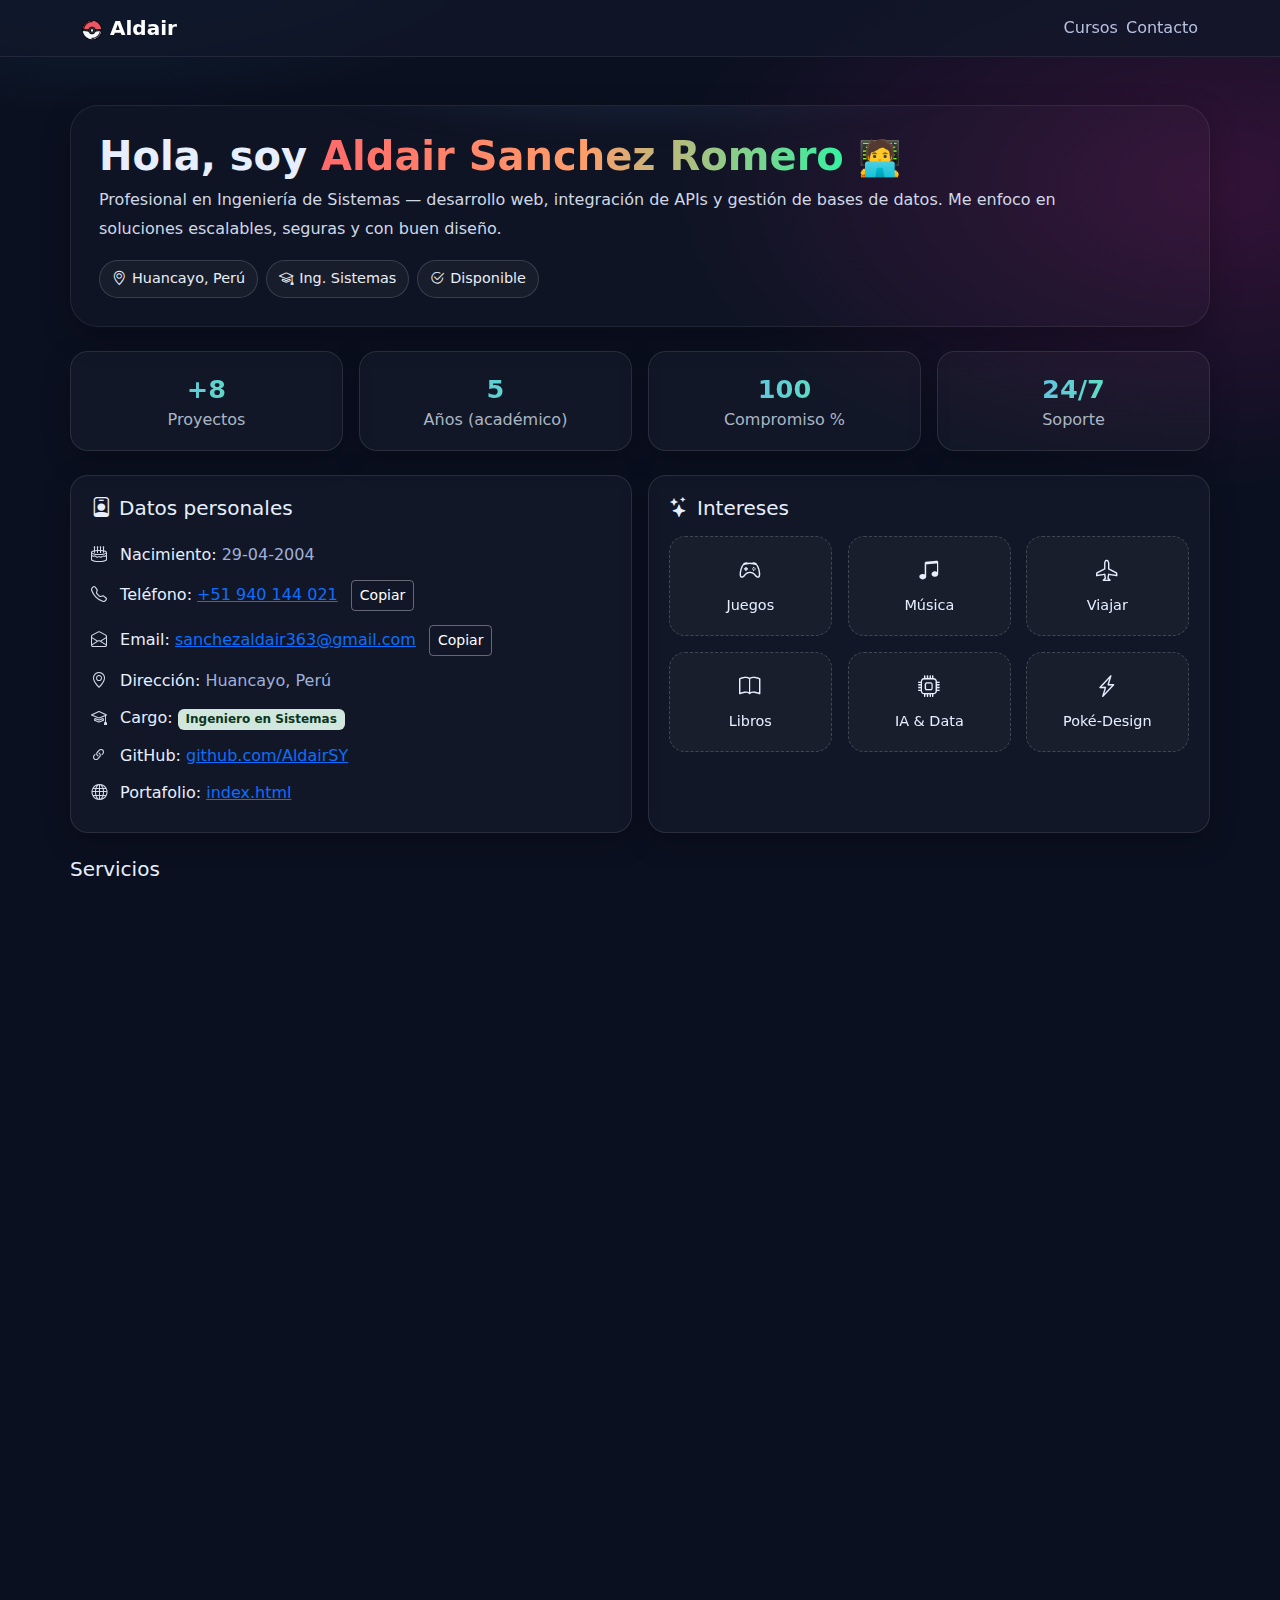
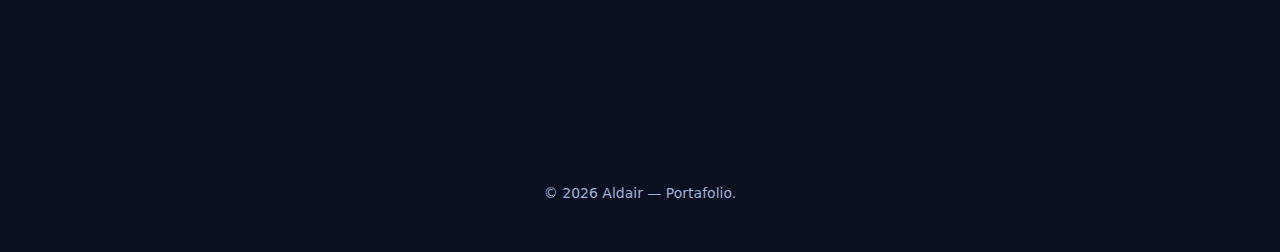
<file: info.html>
<!doctype html>
<html lang="es">
<head>
  <meta charset="utf-8" />
  <meta name="viewport" content="width=device-width, initial-scale=1" />
  <title>Información Personal | Aldair</title>

  <!-- Bootstrap + Icons + tu tema -->
  <link href="https://cdn.jsdelivr.net/npm/bootstrap@5.3.3/dist/css/bootstrap.min.css" rel="stylesheet">
  <link href="https://cdn.jsdelivr.net/npm/bootstrap-icons@1.11.3/font/bootstrap-icons.css" rel="stylesheet">
  <link rel="stylesheet" href="styles.css">

  <style>
    /* ====== SCOPE: INFO PAGE ====== */
    #info-page { padding: clamp(28px,4vw,48px) 0; }

    /* Hero */
    #info-page .hero-card{
      background: rgba(255,255,255,.02);
      border: 1px solid rgba(255,255,255,.08);
      border-radius: 28px; padding: clamp(18px,3vw,28px);
      box-shadow: 0 10px 30px rgba(0,0,0,.25); position:relative; overflow:hidden;
    }
    #info-page .hero-card::after{
      content:""; position:absolute; inset:-40% -10% auto -10%; height:120px;
      background: radial-gradient(500px 80px at 50% 50%, rgba(99,164,255,.12), transparent 70%);
      filter: blur(12px); pointer-events:none;
    }
    #info-page .title{
      font-weight:800; line-height:1.1; margin:0 0 10px;
      font-size: clamp(1.9rem, 4.6vw, 2.5rem);
    }
    #info-page .subtitle{
      color:#cfd8e6; line-height:1.8; margin:0; max-width:1000px;
    }
    #info-page .chips{ gap:8px; }
    #info-page .chip{
      padding:.45rem .75rem; border-radius:999px; font-size:.9rem;
      border:1px solid rgba(255,255,255,.15); background:rgba(255,255,255,.04);
      color:#e9eef6; display:inline-flex; align-items:center; gap:6px;
    }

    /* Stats */
    #info-page .stat{
      border:1px solid rgba(255,255,255,.10);
      background: rgba(255,255,255,.03);
      border-radius:18px; padding:18px; height:100%;
      transition:.18s ease; box-shadow:0 8px 28px rgba(0,0,0,.25);
    }
    #info-page .stat:hover{ transform: translateY(-3px); box-shadow:0 18px 48px rgba(0,0,0,.35); }
    #info-page .stat .num{
      font-size:1.6rem; font-weight:800;
      background: linear-gradient(90deg,#63a4ff,#5dfda3);
      -webkit-background-clip:text; background-clip:text; color:transparent;
    }
    #info-page .stat .lbl{ color:#aab6c5; }

    /* Soft cards */
    #info-page .card-soft{
      border:1px solid rgba(255,255,255,.10);
      background: rgba(255,255,255,.03);
      border-radius:18px; padding:20px; height:100%;
      transition:.18s ease; box-shadow:0 8px 28px rgba(0,0,0,.25);
    }
    #info-page .card-soft:hover{ transform: translateY(-2px); box-shadow:0 18px 48px rgba(0,0,0,.35); }

    #info-page .list-plain{ list-style:none; padding:0; margin:0; }
    #info-page .list-plain li{ padding:.42rem 0; }
    #info-page .list-plain i{ width:22px; opacity:.9; }

    /* Intereses */
    #info-page .interest{
      display:flex; flex-direction:column; gap:8px; align-items:center; justify-content:center;
      border:1px dashed rgba(255,255,255,.18); border-radius:16px; padding:18px; height:100%;
      transition:.15s ease; will-change: transform;
    }
    #info-page .interest i{ font-size:1.35rem; }
    #info-page .interest:hover{ transform: translateY(-2px); background: rgba(255,255,255,.05); border-color: rgba(255,255,255,.28); }

    /* Idiomas */
    #info-page .bar{ height:10px; background:rgba(255,255,255,.1); border-radius:999px; overflow:hidden; }
    #info-page .bar > span{
      display:block; height:100%; width:0;
      background: linear-gradient(90deg,#63a4ff,#5dfda3);
      transition: width 1.2s cubic-bezier(.2,.7,.2,1);
    }

    /* Timeline */
    #info-page .timeline{ position:relative; padding-left:22px; }
    #info-page .timeline::before{ content:""; position:absolute; left:8px; top:0; bottom:0; width:2px; background:rgba(255,255,255,.18); }
    #info-page .t-item{ position:relative; margin-bottom:18px; opacity:0; transform: translateX(-10px); transition:.5s ease; }
    #info-page .t-item.in{ opacity:1; transform:none; }
    #info-page .t-item::before{
      content:""; position:absolute; left:-2px; top:.4rem; width:10px; height:10px; border-radius:50%;
      background:#63a4ff; box-shadow:0 0 0 4px rgba(99,164,255,.18);
    }
    #info-page .t-role{ font-weight:700; }
    #info-page .t-meta{ color:#9fb0c8; font-size:.95rem; }

    /* Servicios */
    #info-page .svc{
      border:1px solid rgba(255,255,255,.10);
      background: linear-gradient(180deg, rgba(255,255,255,.04), rgba(255,255,255,.02));
      border-radius:18px; padding:18px; height:100%;
      transition:.18s ease;
    }
    #info-page .svc i{ font-size:1.4rem; }
    #info-page .svc:hover{ transform: translateY(-3px); }

    /* CTA */
    #info-page .cta{
      border:1px solid rgba(255,255,255,.10); background: rgba(255,255,255,.03);
      border-radius:18px; padding:20px; display:flex; align-items:center; justify-content:space-between; gap:16px; flex-wrap:wrap;
    }
    #info-page .btn-ghost{
      border:1px solid rgba(255,255,255,.25); color:#fff; border-radius:999px; padding:.9rem 1.2rem; background:transparent;
      transition:.15s ease;
    }
    #info-page .btn-ghost:hover{ background: rgba(255,255,255,.05); transform: translateY(-1px); }

    /* Reveal */
    #info-page .reveal{ opacity:0; transform:translateY(12px); }
    #info-page .reveal.in{ opacity:1; transform:none; transition:.6s ease; }

    @media (prefers-reduced-motion: reduce){
      #info-page *{ transition:none !important; animation:none !important; }
    }
  </style>
</head>
<body>

  <!-- Mini-navbar -->
  <nav class="navbar navbar-dark glass-nav sticky-top">
    <div class="container">
      <a class="navbar-brand fw-bold" href="index.html">
        <img src="pokebola.png" width="20" class="me-2" alt="">Aldair
      </a>
      <div class="d-flex gap-2">
        <a class="nav-link" href="index.html#cursos">Cursos</a>
        <a class="nav-link" href="index.html#contacto">Contacto</a>
      </div>
    </div>
  </nav>

  <main id="info-page" class="container">

    <!-- Hero (sin CV) -->
    <section class="hero-card reveal mb-4">
      <h1 class="title mb-2">Hola, soy <span class="text-gradient">Aldair Sanchez Romero</span> <span class="small">🧑‍💻</span></h1>
      <p class="subtitle">
        Profesional en Ingeniería de Sistemas — desarrollo web, integración de APIs y gestión de bases de datos.
        Me enfoco en soluciones escalables, seguras y con buen diseño.
      </p>
      <div class="d-flex flex-wrap chips mt-3">
        <span class="chip"><i class="bi bi-geo-alt"></i> Huancayo, Perú</span>
        <span class="chip"><i class="bi bi-mortarboard"></i> Ing. Sistemas</span>
        <span class="chip"><i class="bi bi-check2-circle"></i> Disponible</span>
      </div>
    </section>

    <!-- Métricas -->
    <section class="mb-4">
      <div class="row g-3">
        <div class="col-6 col-md-3"><div class="stat text-center reveal"><div class="num">+8</div><div class="lbl">Proyectos</div></div></div>
        <div class="col-6 col-md-3"><div class="stat text-center reveal"><div class="num">5</div><div class="lbl">Años (académico)</div></div></div>
        <div class="col-6 col-md-3"><div class="stat text-center reveal"><div class="num">100</div><div class="lbl">Compromiso %</div></div></div>
        <div class="col-6 col-md-3"><div class="stat text-center reveal"><div class="num">24/7</div><div class="lbl">Soporte</div></div></div>
      </div>
    </section>

    <!-- Datos + Intereses -->
    <section class="mb-4">
      <div class="row g-3">
        <div class="col-lg-6">
          <div class="card-soft h-100 reveal">
            <h5 class="mb-3"><i class="bi bi-person-badge me-2"></i>Datos personales</h5>
            <ul class="list-plain">
              <li><i class="bi bi-cake2 me-2"></i> Nacimiento: <span class="text-muted-2">29-04-2004</span></li>
              <li><i class="bi bi-telephone me-2"></i> Teléfono:
                <a href="https://wa.me/51940144021" target="_blank">+51 940 144 021</a>
                <button class="btn btn-sm btn-outline-light ms-2" data-copy="+51940144021">Copiar</button>
              </li>
              <li><i class="bi bi-envelope-open me-2"></i> Email:
                <a href="mailto:sanchezaldair363@gmail.com">sanchezaldair363@gmail.com</a>
                <button class="btn btn-sm btn-outline-light ms-2" data-copy="sanchezaldair363@gmail.com">Copiar</button>
              </li>
              <li><i class="bi bi-geo-alt me-2"></i> Dirección: <span class="text-muted-2">Huancayo, Perú</span></li>
              <li><i class="bi bi-mortarboard me-2"></i> Cargo: <span class="badge bg-success-subtle text-success-emphasis">Ingeniero en Sistemas</span></li>
              <li><i class="bi bi-link-45deg me-2"></i> GitHub: <a href="https://github.com/AldairSY" target="_blank">github.com/AldairSY</a></li>
              <li><i class="bi bi-globe me-2"></i> Portafolio: <a href="index.html">index.html</a></li>
            </ul>
          </div>
        </div>

        <div class="col-lg-6">
          <div class="card-soft h-100 reveal">
            <h5 class="mb-3"><i class="bi bi-stars me-2"></i>Intereses</h5>
            <div class="row g-3">
              <div class="col-6 col-md-4"><div class="interest"><i class="bi bi-controller"></i><span>Juegos</span></div></div>
              <div class="col-6 col-md-4"><div class="interest"><i class="bi bi-music-note-beamed"></i><span>Música</span></div></div>
              <div class="col-6 col-md-4"><div class="interest"><i class="bi bi-airplane"></i><span>Viajar</span></div></div>
              <div class="col-6 col-md-4"><div class="interest"><i class="bi bi-book"></i><span>Libros</span></div></div>
              <div class="col-6 col-md-4"><div class="interest"><i class="bi bi-cpu"></i><span>IA & Data</span></div></div>
              <div class="col-6 col-md-4"><div class="interest"><i class="bi bi-lightning-charge"></i><span>Poké-Design</span></div></div>
            </div>
          </div>
        </div>
      </div>
    </section>

    <!-- Servicios -->
    <section class="mb-4">
      <h5 class="mb-3">Servicios</h5>
      <div class="row g-3">
        <div class="col-md-4"><div class="svc reveal"><i class="bi bi-window-sidebar me-2"></i><strong>Webs & Portafolios</strong><p class="mb-0 text-muted-2 mt-1">Sitios rápidos, SEO base y accesibilidad AA.</p></div></div>
        <div class="col-md-4"><div class="svc reveal"><i class="bi bi-plug me-2"></i><strong>APIs & Supabase</strong><p class="mb-0 text-muted-2 mt-1">Auth, Storage y dashboards con métricas.</p></div></div>
        <div class="col-md-4"><div class="svc reveal"><i class="bi bi-shield-check me-2"></i><strong>DevOps & Seguridad</strong><p class="mb-0 text-muted-2 mt-1">OWASP, CI/CD y despliegues contenedorizados.</p></div></div>
      </div>
    </section>

    <!-- Stack + Idiomas -->
    <section class="mb-4">
      <div class="row g-3">
        <div class="col-lg-6">
          <div class="card-soft h-100 reveal">
            <h5 class="mb-3"><i class="bi bi-hammer me-2"></i>Stack favorito</h5>
            <div class="d-flex flex-wrap gap-2">
              <span class="chip">Python</span><span class="chip">Django</span><span class="chip">PostgreSQL</span>
              <span class="chip">HTML</span><span class="chip">CSS</span><span class="chip">Bootstrap</span>
              <span class="chip">JavaScript</span><span class="chip">Supabase</span><span class="chip">Git/GitHub</span>
            </div>
            <hr class="my-3">
            <p class="mb-2 text-muted-2">Herramientas</p>
            <div class="d-flex flex-wrap gap-2">
              <span class="chip"><i class="bi bi-box"></i> Docker</span>
              <span class="chip"><i class="bi bi-kanban"></i> Trello</span>
              <span class="chip"><i class="bi bi-cpu"></i> VS Code</span>
            </div>
          </div>
        </div>

        <div class="col-lg-6">
          <div class="card-soft h-100 reveal">
            <h5 class="mb-3"><i class="bi bi-translate me-2"></i>Idiomas</h5>
            <div class="mb-2">Español (Nativo) <div class="bar"><span style="width:100%"></span></div></div>
            <div class="mb-2">Inglés (Intermedio) <div class="bar"><span style="width:65%"></span></div></div>
            <div>Portugués (Básico) <div class="bar"><span style="width:30%"></span></div></div>
          </div>
        </div>
      </div>
    </section>

    <!-- Experiencia / Educación -->
    <section class="mb-4">
      <div class="row g-3">
        <div class="col-lg-6">
          <div class="card-soft h-100 reveal">
            <h5 class="mb-3"><i class="bi bi-briefcase me-2"></i>Experiencia</h5>
            <div class="timeline">
              <div class="t-item"><div class="t-role">Desarrollador Web (Freelance)</div><div class="t-meta">2024 — Actual · Python, Django, Bootstrap, Supabase</div><p class="mb-2">Landing pages, paneles de control y APIs REST.</p></div>
              <div class="t-item"><div class="t-role">Proyectos Académicos</div><div class="t-meta">2022 — 2024</div><p class="mb-2">CRUDs, BI dashboards, auth y Docker básico.</p></div>
            </div>
          </div>
        </div>

        <div class="col-lg-6">
          <div class="card-soft h-100 reveal">
            <h5 class="mb-3"><i class="bi bi-mortarboard me-2"></i>Educación & Certificaciones</h5>
            <div class="timeline">
              <div class="t-item"><div class="t-role">Ingeniería de Sistemas</div><div class="t-meta">Universidad — 2021 — Actual</div></div>
              <div class="t-item"><div class="t-role">Arquitectura de Software</div><div class="t-meta">2025 · 16 semanas</div><p class="mb-2">Patrones, microservicios, testing.</p></div>
              <div class="t-item"><div class="t-role">Cert: Git & GitHub, Python Básico</div><div class="t-meta">2023 — 2024</div></div>
            </div>
          </div>
        </div>
      </div>
    </section>

    <!-- CTA final -->
    <section class="mb-4">
      <div class="cta reveal">
        <div>
          <h5 class="mb-1">¿Construimos algo juntos?</h5>
          <div class="text-muted-2">Respondo rápido por WhatsApp o correo.</div>
        </div>
        <div class="d-flex gap-2">
          <a class="btn btn-ghost" href="https://wa.me/51940144021" target="_blank"><i class="bi bi-whatsapp me-1"></i>WhatsApp</a>
          <a class="btn btn-ghost" href="mailto:sanchezaldair363@gmail.com"><i class="bi bi-envelope me-1"></i>Email</a>
        </div>
      </div>
    </section>

    <div class="text-center small text-muted-2 mt-4">© <span id="year"></span> Aldair — Portafolio.</div>
  </main>

  <script>
    // año
    document.getElementById('year').textContent = new Date().getFullYear();

    // helper: observar cuando un elemento aparece
    function onVisible(sel, opts, cb){
      const els = document.querySelectorAll(sel);
      if(!els.length) return;
      const io = new IntersectionObserver((entries, obs)=>{
        entries.forEach(en=>{
          if(en.isIntersecting){ cb(en.target); obs.unobserve(en.target); }
        });
      }, opts || { threshold:.2 });
      els.forEach(el=> io.observe(el));
    }

    // marcar para reveal
    document.querySelectorAll('#info-page .hero-card, #info-page .stat, #info-page .card-soft, #info-page .svc, #info-page .cta')
      .forEach(el => el.classList.add('reveal'));

    // reveal
    onVisible('#info-page .reveal', {threshold:.18}, el => el.classList.add('in'));

    // barras idiomas (animan al entrar)
    document.querySelectorAll('#info-page .bar > span').forEach(span=>{
      const m = (span.getAttribute('style')||'').match(/width:\s*(\d+)%/);
      span.dataset.w = m ? m[1] : '0';
      span.style.width = '0%';
    });
    onVisible('#info-page .bar > span', {threshold:.4}, span=>{
      span.style.width = (span.dataset.w||'0') + '%';
    });

    // timeline stagger
    onVisible('#info-page .timeline', {threshold:.2}, tl=>{
      tl.querySelectorAll('.t-item').forEach((it,i)=> setTimeout(()=> it.classList.add('in'), i*120));
    });

    // copiar al portapapeles (tel/email)
    document.querySelectorAll('#info-page [data-copy]').forEach(btn=>{
      btn.addEventListener('click',()=>{
        const txt = btn.getAttribute('data-copy');
        navigator.clipboard.writeText(txt);
        const old = btn.textContent; btn.textContent = 'Copiado';
        setTimeout(()=> btn.textContent = old, 1200);
      });
    });
  </script>
</body>
</html>
</file>
<file: styles.css>
/* ====== Variables tema oscuro ====== */
:root{
  --bg:#0b1020;
  --panel:#11172a;
  --panel-2:#0f1526;
  --text:#e7efff;
  --muted:#b6c2e2;
  --muted-2:#9fb0d9;
  --accent:#ff4d5a;     /* rojo coral */
  --accent-2:#22e0b3;   /* teal */
  --border:rgba(255,255,255,.08);
  --shadow: 0 10px 30px rgba(0,0,0,.4);
  --btn: linear-gradient(135deg, #ff4d5a, #ff7a6e);
  --btnText:#0b1020;
}

html,body{
  background: radial-gradient(900px 500px at 8% -10%, #103449 0%, transparent 60%),
              radial-gradient(900px 500px at 95% 10%, #331238 0%, transparent 60%),
              var(--bg);
  color: var(--text);
  font-family: "Poppins", system-ui, -apple-system, Segoe UI, Roboto, "Helvetica Neue", Arial, "Noto Sans", "Apple Color Emoji","Segoe UI Emoji", "Segoe UI Symbol";
}

/* ====== Navbar de vidrio ====== */
.glass-nav{
  background: rgba(17, 23, 42, .7);
  backdrop-filter: blur(8px);
  border-bottom: 1px solid var(--border);
}
.navbar .nav-link{ color: var(--muted); }
.navbar .nav-link.active, .navbar .nav-link:hover{ color: var(--text); }
.brand-dot{
  display:inline-block; width:12px; height:12px; border-radius:50%;
  background: var(--accent);
}

/* ====== Hero / Perfil ====== */
.hero-section{
  border-bottom: 1px solid var(--border);
}
.text-accent{ color: var(--accent-2); }
.text-muted-2{ color: var(--muted-2); }
.text-gradient{
  background: linear-gradient(90deg, var(--accent) 0%, #ffb199 45%, var(--accent-2) 100%);
  -webkit-background-clip: text; background-clip:text; color: transparent;
}
.tracking{ letter-spacing: .12em; text-transform: uppercase; font-size:.85rem; }

/* Marco ovalado para la foto */
.oval-frame{
  width: 270px; height: 360px; margin:0;
  border-radius: 50% / 60%;
  padding: 10px;
  background: radial-gradient(120% 140% at 50% 40%, rgba(255,255,255,.08), transparent 60%);
  border: 3px solid var(--accent);
}
.oval-frame img{
  width: 100%; height: 100%; object-fit: cover;
  border-radius: 50% / 60%;
  display:block;
}

/* Botones */
.btn-primary{
  background: var(--btn); border: none; color: var(--btnText);
  box-shadow: var(--shadow);
}
.btn-primary:hover{ filter: brightness(.93); }
.btn-outline-light{
  border-color: rgba(255,255,255,.25);
  color: var(--text);
}
.btn-outline-light:hover{
  background: rgba(255,255,255,.08);
  border-color: rgba(255,255,255,.35);
}

/* Secciones */
.section-alt{
  background: linear-gradient(180deg, rgba(255,255,255,.02), rgba(255,255,255,0));
  border-top: 1px solid var(--border);
  border-bottom: 1px solid var(--border);
}
.section-tag{
  color: var(--accent);
  padding: .25rem .6rem;
  border: 1px solid var(--border);
  border-radius: 999px;
  background: rgba(255,255,255,.03);
  font-size: .9rem;
}

/* Cards proyectos */
.project-card{
  background: var(--panel);
  border: 1px solid var(--border);
  color: var(--text);
  transition: transform .18s ease, box-shadow .18s ease;
}
.project-card:hover{
  transform: translateY(-4px);
  box-shadow: 0 18px 40px rgba(0,0,0,.35);
}
.project-card .card-title{ color: #fff; }

/* Habilidades */
.skill{
  background: var(--panel-2);
  color: var(--text);
  border: 1px solid var(--border);
  border-radius: 14px;
  padding: .8rem 1rem;
  text-align: center;
  font-weight: 600;
}

/* Contacto */
.contact-card{
  background: var(--panel);
  border: 1px solid var(--border);
  border-radius: 16px;
}
.contact-card .form-control{
  background: #0d1426;
  border: 1px solid var(--border);
  color: var(--text);
}
.contact-card .form-control:focus{
  border-color: #3657ff;
  box-shadow: 0 0 0 .25rem rgba(54, 87, 255, .15);
}

/* Social icons */
.social a{
  font-size: 1.4rem;
  opacity: .9;
}
.social a:hover{ opacity: 1; color: var(--accent-2); }

/* ====== Semanas ====== */
.week-card{
  background: var(--panel);
  border: 1px solid var(--border);
  color: var(--text);
  border-radius: 16px;
  transition: transform .18s ease, box-shadow .18s ease;
}
.week-card:hover{
  transform: translateY(-3px);
  box-shadow: 0 16px 36px rgba(0,0,0,.35);
}
.week-badge{
  font-weight: 700;
  color: #fff;
  background: linear-gradient(135deg, #ff4d5a, #ff7a6e);
  padding: .25rem .6rem;
  border-radius: 999px;
  border: 1px solid rgba(255,255,255,.15);
}
/* Oculta acciones de admin por defecto (hasta que haya sesión) */
body:not(.admin-on) [data-admin-only] { display: none !important; }

/* ====== Admin visibility ====== */
[data-admin-only]{ display: none !important; }
.admin-on [data-admin-only]{ display: revert !important; }

/* Footer */
footer{ color: var(--muted-2); }

/* Responsive pequeños ajustes */
@media (max-width: 576px){
  .oval-frame{ width: 220px; height: 300px; }
}
/* --- Botón accent para "Ver detalle" --- */
.btn-accent{
  background: var(--btn); /* usa tu gradiente coral del tema */
  border: none;
  color: var(--btnText);
  box-shadow: var(--shadow);
}
.btn-accent:hover{ filter: brightness(.93); }

/* --- Miniaturas y panel de previsualización en week.html --- */
.file-thumb {
  width: 44px; height: 44px; object-fit: cover; border-radius: 8px;
  border: 1px solid var(--border); margin-right: .6rem;
}
.preview-pane{
  background: var(--panel);
  border: 1px solid var(--border);
  border-radius: 16px;
  padding: 1rem;
}
.preview-title{ color: #fff; font-weight: 600; margin-bottom: .6rem; }
.preview-empty{
  color: var(--muted-2);
  font-style: italic;
}
.preview-embed{
  width: 100%;
  min-height: 420px;
  border: 0;
  border-radius: 12px;
  background: #0d1426;
}
.preview-media{
  width: 100%;
  border-radius: 12px;
  outline: none;
  background: #0d1426;
}
.list-group-item .file-meta{
  color: var(--muted-2);
  font-size: .85rem;
}
/* =========================
   FIX DE CONTRASTE (tema oscuro)
   Pegar al final de styles.css
   ========================= */

/* Listas de archivos (week.html) */
.list-group-item{
  background: var(--panel, #0f172a) !important;
  border-color: var(--border, #253046) !important;
  color: #fff !important;
  opacity: 1 !important;
}
.list-group-item a,
.list-group-item .link-light{
  color: #fff !important;
  text-decoration: none;
}
.list-group-item a:hover{ text-decoration: underline; }
.list-group-item .file-meta{
  color: var(--muted-2, #9aa4bf) !important;
}
.file-thumb{
  width: 44px; height: 44px; object-fit: cover; border-radius: 8px;
  border: 1px solid var(--border, #253046);
}

/* Botones en items (abrir / borrar) */
.btn-outline-light{
  color:#fff !important;
  border-color: rgba(255,255,255,.35) !important;
}
.btn-outline-light:hover{
  background: rgba(255,255,255,.1) !important;
}
.btn-danger{ color:#fff !important; }

/* Modal (login admin) – fondo y textos visibles */
.modal-content{
  background: var(--panel, #0f172a) !important;
  color: #fff !important;
  border: 1px solid var(--border, #253046) !important;
  opacity: 1 !important;
}
.modal-header .modal-title,
.modal-body,
.modal-footer{ color:#fff !important; }

/* Inputs dentro de modales / formularios */
.form-control{
  background: #0b1222 !important;
  color:#fff !important;
  border-color:#2b3551 !important;
}
.form-control::placeholder{ color:#9aa4bf !important; opacity: .9 !important; }

/* Botón de cerrar (X) visible en oscuro */
.btn-close{
  filter: invert(1) grayscale(100%);
  opacity: .9;
}

/* Panel de previsualización */
.preview-pane{
  background: var(--panel, #0f172a) !important;
  border: 1px solid var(--border, #253046) !important;
}
.preview-title{ color:#fff !important; }
.preview-empty{ color: var(--muted-2, #9aa4bf) !important; }

/* Botón "Ver detalle" con tu color accent */
.btn-accent{
  background: var(--btn, linear-gradient(135deg,#ff6a6a,#ff8c6a)) !important;
  color: var(--btnText, #101828) !important;
  border: none !important;
  box-shadow: var(--shadow, 0 6px 24px rgba(255,106,106,.25));
}
.btn-accent:hover{ filter: brightness(.93); }

/* Asegurar que la foto NUNCA esté translúcida ni oculta */
.oval-frame img,
.perfil-img {
  display: block;
  opacity: 1 !important;
}
/* Texto de introducción */
.intro-text {
  font-size: 1.3rem;   /* más grande */
  line-height: 1.8;    /* más aire */
  color: #e4e7ec;      /* más contraste */
  font-weight: 400;    /* más elegante */
  max-width: 700px;    /* no tan ancho */
}
/* ===== Hero asimétrico único ===== */
.hero-uniq{
  position: relative;
  padding: clamp(48px, 6vw, 96px) 0 40px;
  overflow: hidden;
}
.hero-grid{
  display: grid;
  grid-template-columns: 1.1fr 1.6fr;
  gap: clamp(28px, 4vw, 56px);
  align-items: center;
}
@media (max-width: 992px){
  .hero-grid{ grid-template-columns: 1fr; }
}

/* --- Lado foto (esquina) --- */
.avatar-side{
  position: relative;
  align-self: start;
}
.avatar-wrap{
  position: sticky; /* queda visible al hacer scroll en pantallas altas */
  top: 90px;
  width: min(360px, 46vw);
  aspect-ratio: 1 / 1;
  margin-inline: auto;
  border-radius: 28px;
  padding: 14px;
  background: linear-gradient(180deg, rgba(255,255,255,.06), rgba(255,255,255,.02));
  border: 1px solid rgba(255,255,255,.12);
  box-shadow: 0 18px 60px rgba(0,0,0,.35);
}
.avatar-wrap img{
  width: 100%; height: 100%; object-fit: cover;
  border-radius: 22px;
  display: block;
  border: 5px solid rgba(255,255,255,.06);
  outline: 3px solid #19d3b3;           /* aro de color (único) */
  outline-offset: -4px;
  filter: saturate(1.05) contrast(1.02);
}
.chip-name{
  position: absolute;
  top: 10px; left: 18px;
  background: #19d3b3;
  color: #0b132b;
  font-weight: 700;
  padding: 6px 12px;
  border-radius: 999px;
  font-size: .9rem;
  letter-spacing: .3px;
  box-shadow: 0 8px 24px rgba(25, 211, 179, .35);
}

/* socials compactas bajo la foto */
.socials{
  display: flex; gap: 12px; margin: 14px auto 0; width: fit-content; list-style: none; padding: 0;
}
.socials a{
  width: 42px; height: 42px; display: grid; place-items: center;
  border-radius: 12px; color: #e8efff; text-decoration: none;
  background: rgba(255,255,255,.06); border: 1px solid rgba(255,255,255,.12);
}
.socials a:hover{ background: rgba(255,255,255,.12); transform: translateY(-2px); }

/* --- Lado contenido --- */
.hero-content .eyebrow{
  color: #19d3b3; font-weight: 700; text-transform: uppercase; letter-spacing: .12em;
}
.grad-text{
  background: linear-gradient(90deg,#ff6a6a 0%,#ff9f6a 35%,#19d3b3 100%);
  -webkit-background-clip: text;
  background-clip: text;
  color: transparent;
}
.hero-desc{ color: var(--muted-2); max-width: 60ch; }
.quick-facts{ display:flex; flex-wrap:wrap; gap:10px; margin: 12px 0 18px; }
.pill{
  background: rgba(255,255,255,.06);
  border: 1px solid rgba(255,255,255,.12);
  color: #e8efff; padding: 8px 12px; border-radius: 999px; font-size: .95rem;
}
.cta{ display:flex; gap:12px; flex-wrap:wrap; }

/* --- blobs decorativos --- */
.blob{
  position: absolute; pointer-events:none; filter: blur(44px); opacity: .35;
}
.b1{
  width: 420px; height: 420px; border-radius: 50%;
  background: radial-gradient(closest-side, #ff6a6a, transparent 70%);
  top: -120px; right: -140px;
}
.b2{
  width: 360px; height: 360px; border-radius: 50%;
  background: radial-gradient(closest-side, #19d3b3, transparent 70%);
  bottom: -120px; left: -120px;
}

/* botón accent coherente (por si aún no lo tenías) */
.btn-accent{
  background: linear-gradient(135deg,#ff6a6a,#ff8c6a);
  border: none; color:#101828;
  box-shadow: 0 10px 30px rgba(255,106,106,.25);
}
.btn-accent:hover{ filter: brightness(.93); }

 /* ===== SOBRE MÍ (Poké theme) ===== */
.poke-card{
  background: var(--panel, #0f172a);
  border: 1px solid var(--border, #253046);
  border-radius: 24px;
  padding: 28px 24px;
  text-align: center;
  width: 100%;
  max-width: 360px;
  box-shadow: 0 10px 40px rgba(0,0,0,.25);
}

.poke-ring{
  --size: 220px;
  width: var(--size); height: var(--size);
  border-radius: 50%;
  position: relative;
  padding: 10px;
  /* aro tipo Pokéball: rojo/negro con luz */
  background:
    conic-gradient(#ff6b6b 0 180deg, #0b1222 180deg 360deg);
  box-shadow:
    0 0 0 4px rgba(255,255,255,.08) inset,
    0 12px 28px rgba(255, 106, 106, .2);
  animation: rotate-slow 12s linear infinite;
}
@keyframes rotate-slow { to { transform: rotate(360deg); } }

.poke-avatar{
  width: 100%; height: 100%;
  border-radius: 50%;
  object-fit: cover;
  display: block;
  border: 6px solid #0f172a;
  box-shadow: 0 8px 30px rgba(0,0,0,.35);
}

.social-bar{
  display: flex; justify-content: center; gap: 12px;
}
.social-btn{
  width: 44px; height: 44px; display: grid; place-items: center;
  border-radius: 12px; border: 1px solid rgba(255,255,255,.15);
  background: rgba(255,255,255,.03);
  color: #fff; text-decoration: none;
  transition: transform .15s ease, background .2s ease;
}
.social-btn:hover{ transform: translateY(-2px); background: rgba(255,255,255,.08); }

.about-card{
  background: var(--panel, #0f172a);
  border: 1px solid var(--border, #253046);
  border-radius: 24px;
}
.about-list li{ margin-bottom: .55rem; }

.interests-grid{
  display: grid;
  grid-template-columns: repeat(3, minmax(0,1fr));
  gap: 12px;
}
@media (max-width: 480px){
  .interests-grid{ grid-template-columns: repeat(2, minmax(0,1fr)); }
}
.interest{
  background: rgba(255,255,255,.03);
  border: 1px solid rgba(255,255,255,.12);
  border-radius: 16px;
  padding: 14px 10px;
  display: grid; place-items: center;
  text-align: center; gap: 8px;
}
.interest i{ font-size: 1.3rem; }
.interest span{ font-size: .9rem; }

.chip{
  background: rgba(255,255,255,.06);
  border: 1px solid rgba(255,255,255,.14);
  padding: .35rem .65rem;
  border-radius: 999px;
  font-size: .85rem;
}

/* Ajustes de colores ya de tu tema */
.text-gradient{
  background: linear-gradient(90deg, #ff6a6a, #ff9d6a, #36f0a1);
  -webkit-background-clip: text;
  background-clip: text;
  color: transparent;
}

/* micro-hover pro */
.project-card, .week-card {
  transform: translateY(0); transition: transform .2s ease, box-shadow .2s ease;
}
.project-card:hover, .week-card:hover {
  transform: translateY(-4px);
  box-shadow: 0 18px 40px rgba(0,0,0,.35);
}

/* Glow rojo interno para las weeks */
.week-card{
  position: relative;
  overflow: hidden;
  transition: box-shadow .25s ease, border-color .25s ease, transform .25s ease;
}

.week-card::after{
  content:"";
  position:absolute; inset:-2px;
  /* halo que nace donde está el mouse (—mx, —my) */
  background:
    radial-gradient(180px 130px at var(--mx,50%) var(--my,50%),
      rgba(255,107,107,.22), rgba(255,107,107,0) 60%);
  filter: blur(12px);
  opacity:0;
  transform: scale(.98);
  transition: opacity .25s ease, transform .25s ease;
  pointer-events:none;
}

.week-card:hover{
  box-shadow:
    0 14px 40px rgba(0,0,0,.35),
    0 0 0 1px rgba(255,107,107,.35) inset;
  border-color: rgba(255,107,107,.45);
  transform: translateY(-2px);
}

.week-card:hover::after,
.week-card:focus-within::after{
  opacity:1;
  transform: scale(1.02);
}

/* Accesibilidad: menos movimiento si el usuario lo prefiere */
@media (prefers-reduced-motion: reduce){
  .week-card, .week-card::after{ transition:none; }
}
/* asegúrate que la foto siempre sea visible */
.perfil-img{ display:block; opacity:1 !important; }

/* cuerpo del intro un poco más grande y legible */
.intro-text{ font-size:1.15rem; line-height:1.8; color:#e4e7ec; max-width:720px; margin:auto; }

/* ===== HERO ELEGANTE (scope local a #sobre-mi) ===== */
#sobre-mi.hero-clean{
  min-height: 100vh; display:grid; place-items:center;
  padding: clamp(56px,7vw,96px) 0 24px; position:relative;
  background:
    radial-gradient(900px 300px at 80% -10%, rgba(99,164,255,.10), transparent 60%),
    radial-gradient(800px 260px at 10% -15%, rgba(93,253,163,.08), transparent 60%),
    var(--bg, #0b1222);
}
#sobre-mi .sm-label{ letter-spacing:.25rem; font-size:.75rem; color:#93a3b8; }
#sobre-mi .hero-title{
  font-weight:800; line-height:1.1; margin:.35rem 0 1rem;
  font-size: clamp(2.4rem, 6.2vw, 3.6rem);
}
#sobre-mi .hero-grad{
  background: linear-gradient(90deg,#5dfda3,#63a4ff,#ffd166);
  -webkit-background-clip:text; background-clip:text; color:transparent;
}
#sobre-mi .hero-sub{
  max-width: 760px; margin: 0 auto 1.25rem; text-wrap: balance;
  font-size:1.12rem; line-height:1.9; color:#dfe6f3;
}

/* Foto con aro sutil y limpio */
#sobre-mi .avatar-clean{
  width:min(320px,72vw); aspect-ratio:1/1; margin:18px auto 10px;
  position:relative; border-radius:50%;
}
#sobre-mi .avatar-clean::before{
  content:""; position:absolute; inset:-8px; border-radius:inherit;
  /* borde degradado elegante usando mask para que se vea fino */
  background: conic-gradient(#5dfda3, #63a4ff, #ffd166, #ff6b6b, #5dfda3);
  -webkit-mask: linear-gradient(#000 0 0) content-box, linear-gradient(#000 0 0);
  -webkit-mask-composite: xor; mask-composite: exclude;
  padding:6px; filter: drop-shadow(0 10px 30px rgba(0,0,0,.25));
  animation: ring-slow 14s linear infinite;
}
@keyframes ring-slow{ to{ transform:rotate(360deg); } }
@media (prefers-reduced-motion: reduce){
  #sobre-mi .avatar-clean::before{ animation:none; }
}
#sobre-mi .avatar-clean img{
  width:100%; height:100%; object-fit:cover; border-radius:50%;
  box-shadow: 0 18px 48px rgba(0,0,0,.35);
}
/* por si algo anterior ocultaba la foto */
#sobre-mi .perfil-img{ display:block; opacity:1 !important; }

/* Botones y redes */
#sobre-mi .hero-actions{ display:flex; justify-content:center; gap:12px; margin-top:12px; flex-wrap:wrap; }
#sobre-mi .btn-pill{
  padding:.8rem 1.2rem; border-radius:999px; font-weight:600; border:0;
  background: linear-gradient(90deg,#63a4ff,#5dfda3); color:#0b1222;
  box-shadow: 0 12px 30px rgba(99,164,255,.18);
}
#sobre-mi .btn-pill-outline{
  padding:.8rem 1.2rem; border-radius:999px; font-weight:600;
  border:1px solid rgba(255,255,255,.25); background:transparent; color:#fff;
}
#sobre-mi .btn-pill:hover{ transform: translateY(-1px); filter:brightness(1.05); }

#sobre-mi .hero-social{ display:flex; justify-content:center; gap:12px; margin-top:14px; }
#sobre-mi .hero-social .social-btn{
  width:44px; height:44px; display:grid; place-items:center; border-radius:12px;
  border:1px solid rgba(255,255,255,.15); color:#fff; text-decoration:none;
  transition: transform .15s ease, background .15s ease;
}
#sobre-mi .hero-social .social-btn:hover{ transform:translateY(-2px); background:rgba(255,255,255,.06); }

/* Indicador scroll */
#sobre-mi .scroll-cue{
  display:inline-grid; place-items:center; width:44px; height:44px; border-radius:999px;
  border:1px solid rgba(255,255,255,.2); color:#fff; margin-top:22px;
  animation: cue-bounce 2.2s ease-in-out infinite;
}
@keyframes cue-bounce{ 0%,100%{ transform:translateY(0)} 50%{ transform:translateY(8px)} }

/* Blobs de fondo MUY sutiles */
#sobre-mi .soft-blob{ position:absolute; border-radius:50%; filter:blur(50px); opacity:.25; pointer-events:none; }
#sobre-mi .sb1{ width:360px; height:360px; top:-120px; right:-80px; background:radial-gradient(circle at 30% 30%, rgba(99,164,255,.8), transparent 60%); }
#sobre-mi .sb2{ width:320px; height:320px; top:18%; left:-100px; background:radial-gradient(circle at 70% 70%, rgba(93,253,163,.8), transparent 60%); }

/* ========= ANIMACIONES GLOBALES SUAVES ========= */
:root{
  --elev: 0 8px 28px rgba(0,0,0,.25);
  --elev-strong: 0 18px 48px rgba(0,0,0,.35);
}
@keyframes floatY { 0%,100%{ transform:translateY(0)} 50%{ transform:translateY(-6px)} }
@keyframes fadeUp { from{ opacity:0; transform:translateY(12px) } to{ opacity:1; transform:none } }
@keyframes fadeIn { from{ opacity:0 } to{ opacity:1 } }
@keyframes ringShift { 
  0%{ filter:hue-rotate(0deg) } 
  100%{ filter:hue-rotate(360deg) }
}

/* ========= HERO (index: #sobre-mi) ========= */
#sobre-mi.hero-clean .avatar-clean{ animation: floatY 6s ease-in-out infinite; }
#sobre-mi.hero-clean .avatar-clean::before{ animation: ring-slow 14s linear infinite, ringShift 12s linear infinite; }
#sobre-mi .hero-actions .btn-pill, 
#sobre-mi .hero-actions .btn-pill-outline{ transition: transform .15s ease, filter .2s ease; }
#sobre-mi .hero-actions .btn-pill:active,
#sobre-mi .hero-actions .btn-pill-outline:active{ transform: translateY(1px) scale(.99); }

/* redes: entrada escalada */
#sobre-mi .hero-social .social-btn{ transform: scale(.92); opacity:.85; }
#sobre-mi .hero-social .social-btn:hover{ transform: translateY(-2px) scale(1); }

/* ========= INFO PAGE (info.html: #info-page) ========= */
#info-page .reveal{ opacity:0; transform: translateY(12px); }
#info-page .reveal.in{ animation: fadeUp .6s ease forwards; }

#info-page .hero-card{ position:relative; overflow:hidden; }
#info-page .hero-card::after{
  content:""; position:absolute; inset:-40% -10% auto -10%; height:120px;
  background: radial-gradient(500px 80px at 50% 50%, rgba(99,164,255,.12), transparent 70%);
  filter: blur(12px); pointer-events:none;
}

/* métricas con efecto hover */
#info-page .stat{ transition: transform .18s ease, box-shadow .18s ease; box-shadow: var(--elev); }
#info-page .stat:hover{ transform: translateY(-3px); box-shadow: var(--elev-strong); }
#info-page .stat .num{ background: linear-gradient(90deg,#63a4ff,#5dfda3); -webkit-background-clip:text; background-clip:text; color:transparent; }

/* cards suaves */
#info-page .card-soft{ transition: transform .18s ease, box-shadow .18s ease; box-shadow: var(--elev); }
#info-page .card-soft:hover{ transform: translateY(-2px); box-shadow: var(--elev-strong); }

/* intereses con tilt suave */
#info-page .interest{ will-change: transform; }
#info-page .interest:hover i{ transform: scale(1.08); }

/* barras de idiomas animadas */
#info-page .bar{ overflow:hidden; }
#info-page .bar > span{ width:0; transition: width 1.2s cubic-bezier(.2,.7,.2,1); }

/* timeline: línea que se "dibuja" y tarjetas que entran */
#info-page .timeline{ --draw: 0%; }
#info-page .timeline::before{
  background: linear-gradient(#9fb0c8,#9fb0c8);
  background-size: 100% var(--draw); background-repeat: no-repeat; background-position: left top;
}
#info-page .t-item{ opacity:0; transform: translateX(-10px); transition: .5s ease; }
#info-page .t-item.in{ opacity:1; transform: none; }

/* CTA botones con feedback */
#info-page .btn-grad, #info-page .btn-ghost{ transition: transform .15s ease, filter .2s ease; }
#info-page .btn-grad:hover{ filter: brightness(1.06); transform: translateY(-1px); }
#info-page .btn-ghost:hover{ background: rgba(255,255,255,.05); transform: translateY(-1px); }

/* respeto a reduce motion */
@media (prefers-reduced-motion: reduce){
  #sobre-mi .avatar-clean, #sobre-mi .avatar-clean::before{ animation: none !important; }
  #info-page .reveal, #info-page .t-item{ transition: none !important; }
}

/* INFO: elevación suave */
#info-page .card-soft, #info-page .stat, #info-page .svc{
  transition: transform .18s ease, box-shadow .18s ease;
  box-shadow: 0 8px 28px rgba(0,0,0,.25);
}
#info-page .card-soft:hover, #info-page .stat:hover, #info-page .svc:hover{
  transform: translateY(-3px); box-shadow: 0 18px 48px rgba(0,0,0,.35);
}

/* INFO: reveal por si falta en el inline */
#info-page .reveal{ opacity:0; transform:translateY(12px); }
#info-page .reveal.in{ opacity:1; transform:none; transition:.6s ease; }
</file>
